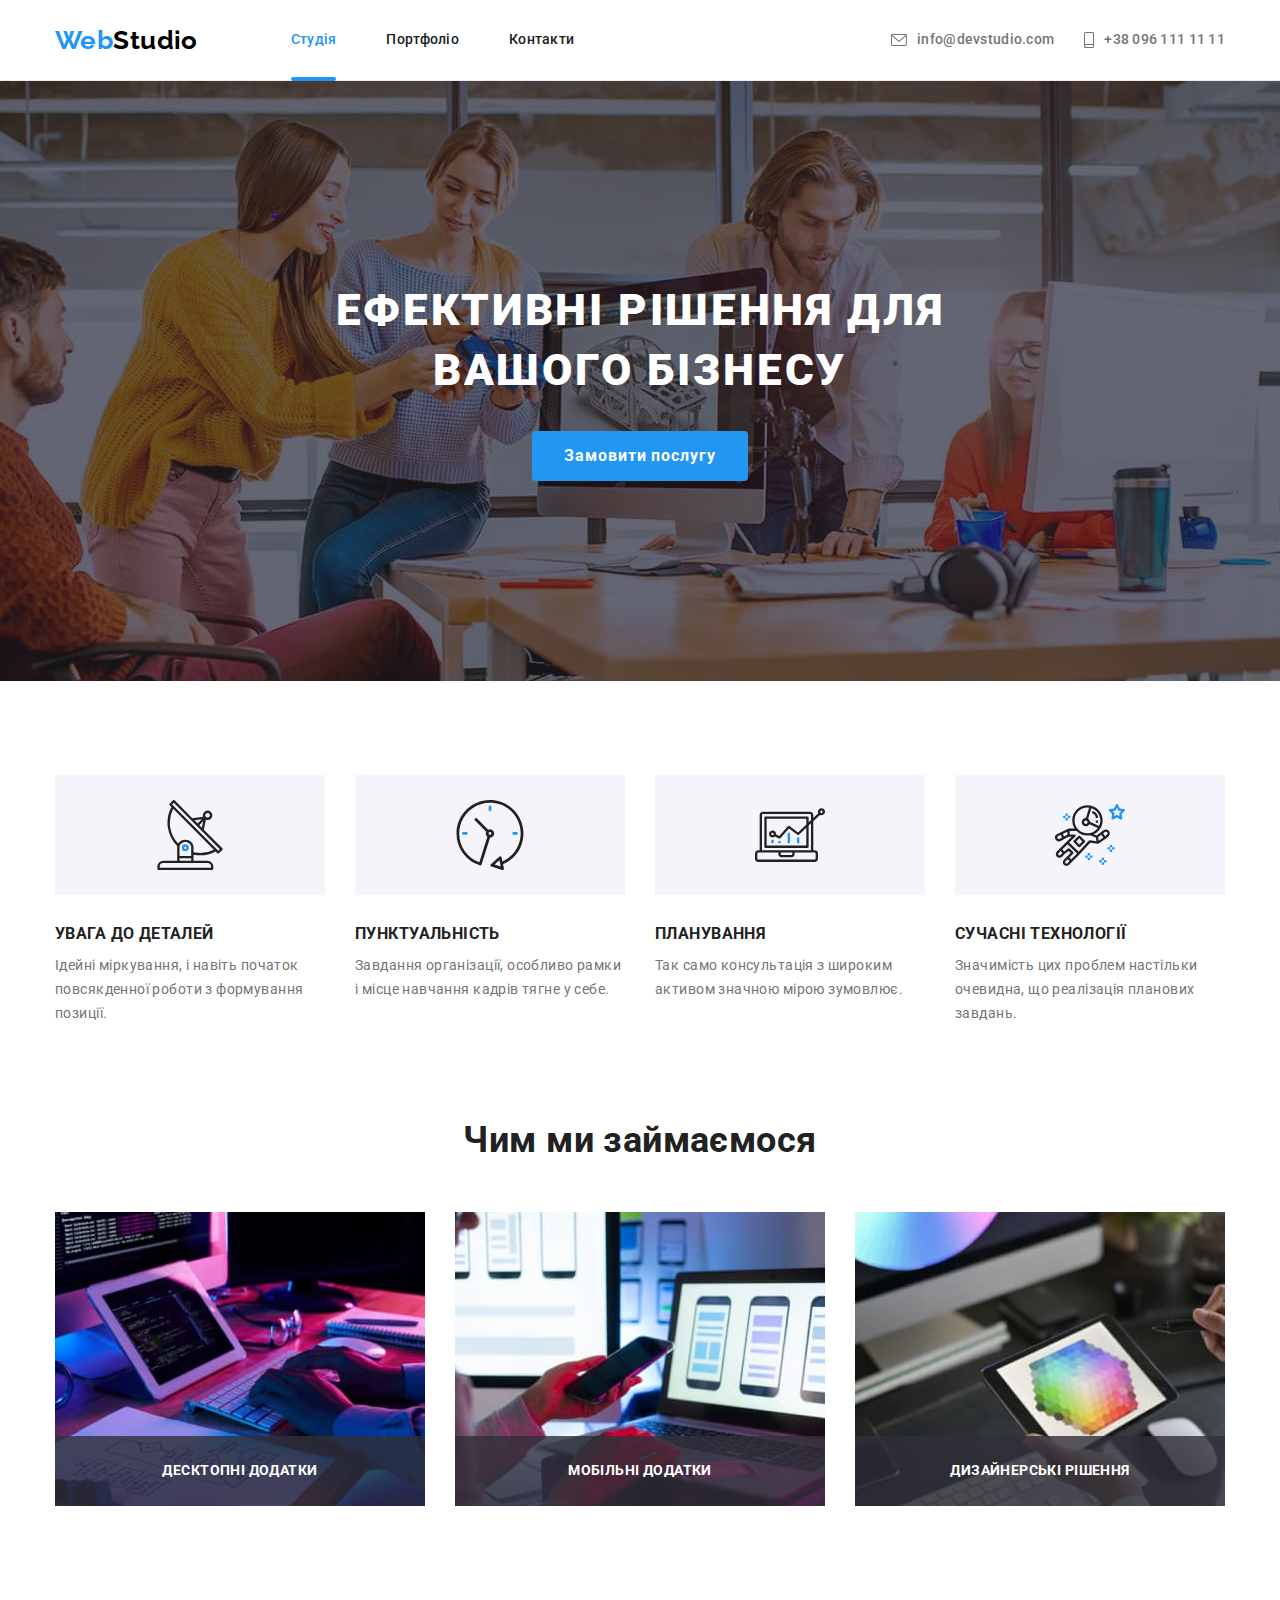
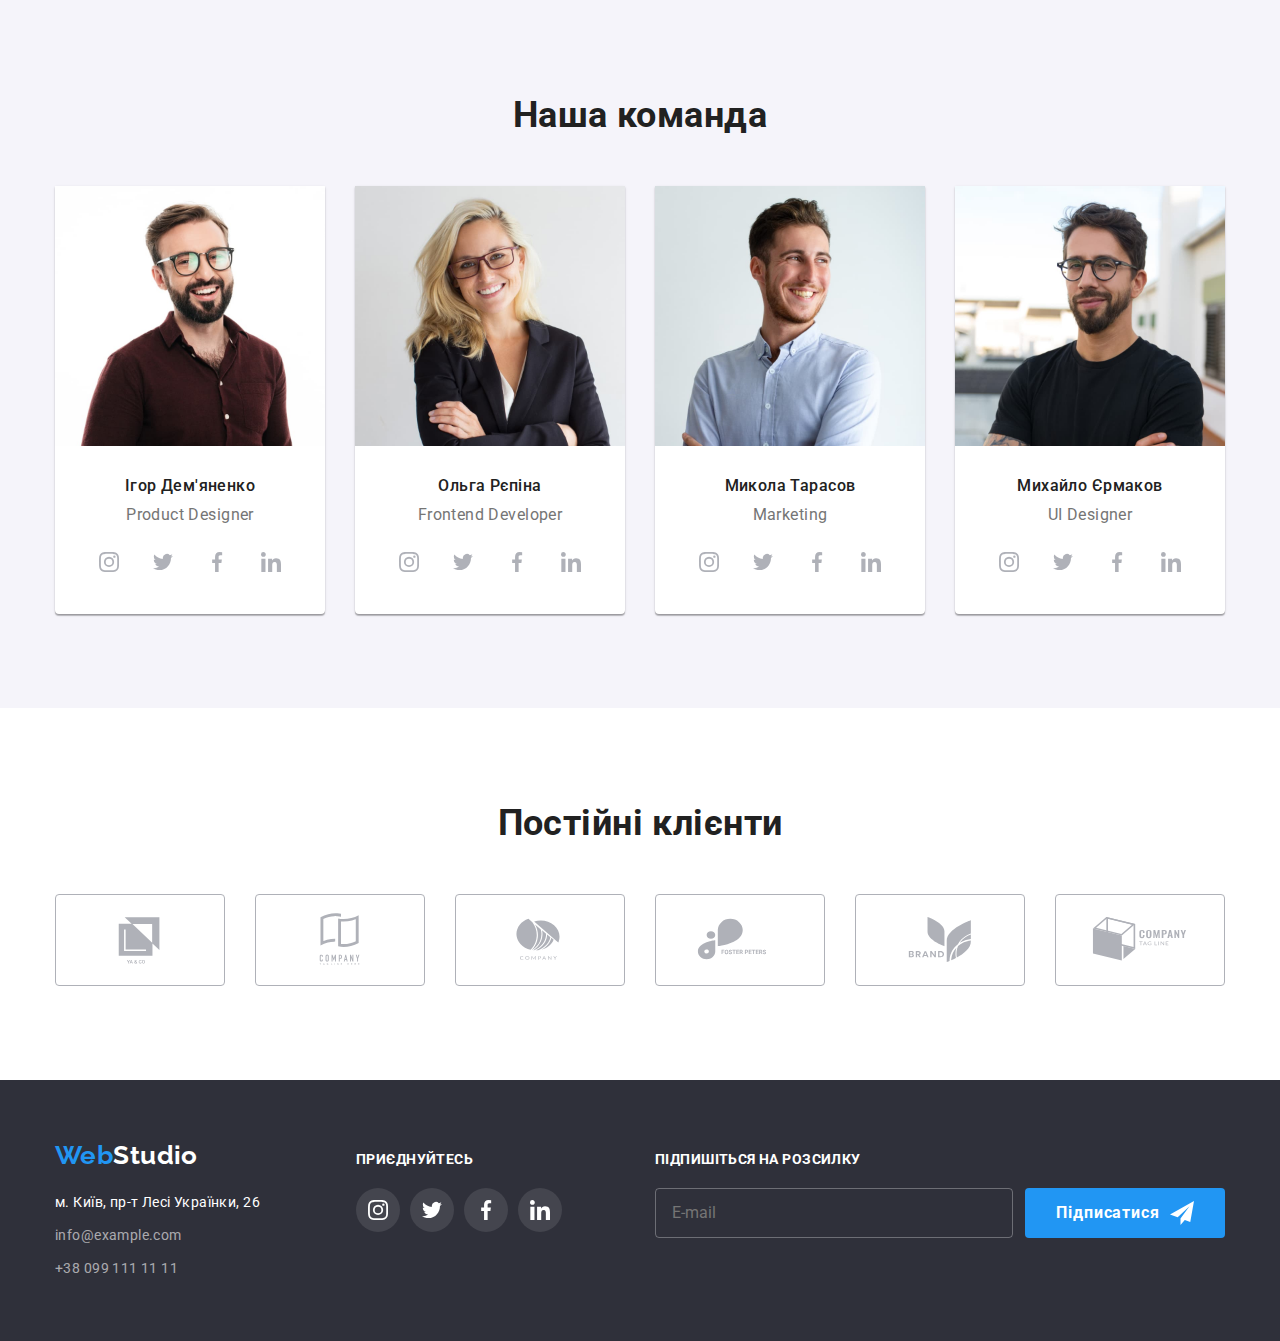
<file: index.html>
<!DOCTYPE html>
<html lang="uk">
<head>
    <meta charset="UTF-8">
    <meta http-equiv="X-UA-Compatible" content="IE=edge">
    <meta name="viewport" content="width=device-width, initial-scale=1.0">
   
    <link rel="preconnect" href="https://fonts.googleapis.com">
    <link rel="preconnect" href="https://fonts.gstatic.com" crossorigin>
    <link href="https://fonts.googleapis.com/css2?family=Raleway:wght@700&family=Roboto:wght@400;500;700;900&display=swap" rel="stylesheet">

    <link rel="stylesheet" href="https://cdnjs.cloudflare.com/ajax/libs/modern-normalize/1.1.0/modern-normalize.min.css">

    <link rel="stylesheet" href="./css/styles.css">
    <title>Головна</title>
</head>
<body>
    <header class="head">
    <div class="container all-nav">
        <nav class="main-nav">
            <a href="./index.html" class="logo-header">Web<span class="studio-black">Studio</span></a>
            <ul class="site-nav">
                <li class="item"><a class="link current" href="./index.html">Студія</a></li>
                <li class="item"><a class="link" href="./portfolio.html">Портфоліо</a></li>
                <li class="item"><a class="link" href="">Контакти</a></li>
            </ul>
        </nav>
            <ul class="contact">
                <li class="item"><a class="link" href="mailto:info@devstudio.com">
                    <svg class="icon-envelope" width="16px" height="12px">
                        <use href="./images/icons.svg#icon-envelope"></use>
                    </svg>info@devstudio.com</a></li>
                <li class="item"><a class="link" href="tel:380961111111">
                    <svg class="icon-smartphone" width="10px" height="16px">
                        <use href="./images/icons.svg#icon-smartphone"></use>
                    </svg>+38 096 111 11 11</a></li>
            </ul>
    </div>
    </header>
    <main>
        <section class="hero">
            <div class="container">
                <h1 class="hero-title">Ефективні рішення для вашого бізнесу</h1>
                <button type="button" class="hero-button button" data-modal-open>Замовити послугу</button>
            </div>
        </section>
        <section class="section">
            <div class="container">
                <h2 class="visually-hidden">Наші переваги</h2>
                <ul class="feature-list list">
                    <li class="item">
                        <div class="icon">
                            <svg width="70px" height="70px">
                                <use href="./images/icons.svg#icon-antenna"></use>
                            </svg>
                        </div>
                        <h3 class="feature-title">Увага до деталей</h3>
                        <p class="feature-text">Ідейні міркування, і навіть початок повсякденної роботи з формування позиції.</p>
                    </li>
                    <li class="item">
                        <div class="icon">
                            <svg width="70px" height="70px">
                                <use href="./images/icons.svg#icon-clock"></use>
                            </svg>
                        </div>
                        <h3 class="feature-title">Пунктуальність</h3>
                        <p class="feature-text">Завдання організації, особливо рамки і місце навчання кадрів тягне у себе.</p>
                    </li>
                    <li class="item">
                        <div class="icon">
                            <svg width="70px" height="70px">
                                <use href="./images/icons.svg#icon-diagram"></use>
                            </svg>
                        </div>
                        <h3 class="feature-title">Планування</h3>
                        <p class="feature-text">Так само консультація з широким активом значною мірою зумовлює.</p>
                    </li>
                    <li class="item">
                        <div class="icon">
                            <svg width="70px" height="70px">
                                <use href="./images/icons.svg#icon-astronaut"></use>
                            </svg>
                        </div>
                        <h3 class="feature-title">Сучасні технології</h3>
                        <p class="feature-text">Значимість цих проблем настільки очевидна, що реалізація планових завдань.</p>
                    </li>
                </ul>
            </div>
        </section>
        <section class="section-work">
            <div class="container">
                <h2 class="section-title">Чим ми займаємося</h2>
                <ul class="work-list list">
                    <li class="picture"><img src="./images/box1.jpg" alt="Друк на клавіатурі на столі з планшетом, монітором та блоксхемою" width="370" height="294"><p class="work-text">Десктопні додатки</p></li>
                    <li class="picture"><img src="./images/box2.jpg" alt="Розробка інтерфейсу для мобільних додатків" width="370" height="294"><p class="work-text">Мобільні додатки</p></li>
                    <li class="picture"><img src="./images/box3.jpg" alt="Кольорова мозаїка на планшеті" width="370" height="294"><p class="work-text">Дизайнерські рішення</p></li>
                </ul>
            </div>
        </section>
        <section class="section team">
            <div class="container">
                <h2 class="section-title">Наша команда</h2>
            <ul class="team-list list">
                <li class="cards">
                    <img src="./images/face1.jpg" alt="Ігор Дем'яненко" width="270">
                    <div class="team-content">
                        <h3 class="name">Ігор Дем'яненко</h3>
                        <p class="position">Product Designer</p>
                        <ul class="social-list list">
                            <li class="social-item">
                                <a class="icon-networks" href="#">
                                    <svg class="icon-social" width="20px" height="20px">
                                        <use href="./images/icons.svg#icon-instagram"></use>
                                    </svg>
                                </a>
                            </li>
                            <li class="social-item">
                                <a class="icon-networks" href="#" >
                                    <svg class="icon-social" width="20px" height="20px">
                                        <use href="./images/icons.svg#icon-twitter"></use>
                                    </svg>
                                </a>
                            </li>
                            <li class="social-item">
                                <a class="icon-networks" href="#" >
                                    <svg class="icon-social" width="20px" height="20px">
                                        <use href="./images/icons.svg#icon-facebook"></use>
                                    </svg>
                                </a>
                            </li>
                            <li class="social-item">
                                <a class="icon-networks" href="#" >
                                    <svg class="icon-social" width="20px" height="20px">
                                        <use href="./images/icons.svg#icon-linkedin"></use>
                                    </svg>
                                </a>
                            </li>
                        </ul>
                    </div>
                </li>
                <li class="cards">
                    <img src="./images/face2.jpg" alt="Ольга Рєпіна" width="270">
                    <div class="team-content">
                        <h3 class="name">Ольга Рєпіна</h3>
                        <p class="position">Frontend Developer</p>
                        <ul class="social-list list">
                            <li class="social-item">
                                <a class="icon-networks" href="#" >
                                    <svg class="icon-social" width="20px" height="20px">
                                        <use href="./images/icons.svg#icon-instagram"></use>
                                    </svg>
                                </a>
                            </li>
                            <li class="social-item">
                                <a class="icon-networks" href="#" >
                                    <svg class="icon-social" width="20px" height="20px">
                                        <use href="./images/icons.svg#icon-twitter"></use>
                                    </svg>
                                </a>
                            </li>
                            <li class="social-item">
                                <a class="icon-networks" href="#" >
                                    <svg class="icon-social" width="20px" height="20px">
                                        <use href="./images/icons.svg#icon-facebook"></use>
                                    </svg>
                                </a>
                            </li>
                            <li class="social-item">
                                <a class="icon-networks" href="#" >
                                    <svg class="icon-social" width="20px" height="20px">
                                        <use href="./images/icons.svg#icon-linkedin"></use>
                                    </svg>
                                </a>
                            </li>
                        </ul>
                    </div>
                </li>
                <li class="cards">
                    <img src="./images/face3.jpg" alt="Микола Тарасов" width="270">
                    <div class="team-content">
                        <h3 class="name">Микола Тарасов</h3>
                        <p class="position">Marketing</p>
                        <ul class="social-list list">
                            <li class="social-item">
                                <a class="icon-networks" href="#" >
                                    <svg class="icon-social" width="20px" height="20px">
                                        <use href="./images/icons.svg#icon-instagram"></use>
                                    </svg>
                                </a>
                            </li>
                            <li class="social-item">
                                <a class="icon-networks" href="#" >
                                    <svg class="icon-social" width="20px" height="20px">
                                        <use href="./images/icons.svg#icon-twitter"></use>
                                    </svg>
                                </a>
                            </li>
                            <li class="social-item">
                                <a class="icon-networks" href="#" >
                                    <svg class="icon-social" width="20px" height="20px">
                                        <use href="./images/icons.svg#icon-facebook"></use>
                                    </svg>
                                </a>
                            </li>
                            <li class="social-item">
                                <a class="icon-networks" href="#" >
                                    <svg class="icon-social" width="20px" height="20px">
                                        <use href="./images/icons.svg#icon-linkedin"></use>
                                    </svg>
                                </a>
                            </li>
                        </ul>
                    </div>
                </li>
                <li class="cards">
                    <img src="./images/face4.jpg" alt="Михайло Єрмаков" width="270">
                    <div class="team-content">
                        <h3 class="name">Михайло Єрмаков</h3>
                        <p class="position">UI Designer</p>
                        <ul class="social-list list">
                            <li class="social-item">
                                <a class="icon-networks" href="#" >
                                    <svg class="icon-social" width="20px" height="20px">
                                        <use href="./images/icons.svg#icon-instagram"></use>
                                    </svg>
                                </a>
                            </li>
                            <li class="social-item">
                                <a class="icon-networks" href="#" >
                                    <svg class="icon-social" width="20px" height="20px">
                                        <use href="./images/icons.svg#icon-twitter"></use>
                                    </svg>
                                </a>
                            </li>
                            <li class="social-item">
                                <a class="icon-networks" href="#" >
                                    <svg class="icon-social" width="20px" height="20px">
                                        <use href="./images/icons.svg#icon-facebook"></use>
                                    </svg>
                                </a>
                            </li>
                            <li class="social-item">
                                <a class="icon-networks" href="#" >
                                    <svg class="icon-social" width="20px" height="20px">
                                        <use href="./images/icons.svg#icon-linkedin"></use>
                                    </svg>
                                </a>
                            </li>
                        </ul>
                    </div>
                </li>
            </ul>
            </div>
        </section>
        <section class="section">
            <div class="container">
                <h2 class="section-title">Постійні клієнти</h2>
                <ul class="company-list list">
                    <li class="company-item">
                        <a class="company-link" href="#">
                            <svg class="icon-company" width="106px" height="60px">
                                <use href="./images/icons.svg#icon-logo1"></use>
                            </svg>
                        </a>
                    </li>
                    <li class="company-item">
                        <a class="company-link" href="#">
                            <svg class="icon-company" width="106px" height="60px">
                                <use href="./images/icons.svg#icon-logo2"></use>
                            </svg>
                        </a>
                    </li>
                    <li class="company-item">
                        <a class="company-link" href="#">
                            <svg class="icon-company" width="106px" height="60px">
                                <use href="./images/icons.svg#icon-logo3"></use>
                            </svg>
                        </a>
                    </li>
                    <li class="company-item">
                        <a class="company-link" href="#">
                            <svg class="icon-company" width="106px" height="60px">
                                <use href="./images/icons.svg#icon-logo4"></use>
                            </svg>
                        </a>
                    </li>
                    <li class="company-item">
                        <a class="company-link" href="#">
                            <svg class="icon-company" width="106px" height="60px">
                                <use href="./images/icons.svg#icon-logo5"></use>
                            </svg>
                        </a>
                    </li>
                    <li class="company-item">
                        <a class="company-link" href="#">
                            <svg class="icon-company" width="106px" height="60px">
                                <use href="./images/icons.svg#icon-logo6"></use>
                            </svg>
                        </a>
                    </li>
                </ul>
            </div>
        </section>
    </main>
    <footer class="footer">
        <div class="container footer-container">
            <div class="address">
                <a href="./index.html" class="logo-footer link">Web<span class="studio-white">Studio</span></a>
                <address>
                    <ul class="footer-list list">
                        <li class="contacts"><a class="map" href="https://goo.gl/maps/64zph6e3UAVCeF5o7" target="_blank" rel="noopener noreferrer nofollow">м. Київ, пр-т Лесі Українки, 26</a></li>
                        <li class="contacts"><a class="link" href="mailto:info@example.com">info@example.com</a></li>
                        <li class="contacts"><a class="link" href="tel:380991111111">+38 099 111 11 11</a></li>
                    </ul>
                </address>
            </div>
            <div class="social">
                <p class="feature-title footer-title">Приєднуйтесь</p>
                <ul class="social-list list">
                    <li class="social-item">
                        <a class="icon-networks icon-footer-link" href="#" >
                            <svg class="icon-footer" width="20px" height="20px">
                                <use href="./images/icons.svg#icon-instagram"></use>
                            </svg>
                        </a>
                    </li>
                    <li class="social-item">
                        <a class="icon-networks icon-footer-link" href="#" >
                            <svg class="icon-footer" width="20px" height="20px">
                                <use href="./images/icons.svg#icon-twitter"></use>
                            </svg>
                        </a>
                    </li>
                    <li class="social-item">
                        <a class="icon-networks icon-footer-link" href="#" >
                            <svg class="icon-footer" width="20px" height="20px">
                                <use href="./images/icons.svg#icon-facebook"></use>
                            </svg>
                        </a>
                    </li>
                    <li class="social-item">
                        <a class="icon-networks icon-footer-link" href="#" >
                            <svg class="icon-footer" width="20px" height="20px">
                                <use href="./images/icons.svg#icon-linkedin"></use>
                            </svg>
                        </a>
                    </li>
                </ul>
            </div>
            <div class="footer-form">
                <p class="feature-title footer-title">Підпишіться на розсилку</p>
                <form class="form-sign">
                    <label><input class="form-mail" type="email" name="email" placeholder="E-mail"></label>
                    <button class="form-button button" type="submit">Підписатися
                        <svg class="icon-footer telegram" width="24px" height="24px">
                        <use href="./images/icons.svg#icon-telegram"></use>
                        </svg>
                    </button>
                </form>
            </div>
        </div>
    </footer>
    <div class="backdrop is-hidden" data-modal>
        <div class="modal">
            <button type="button" class="button-close" data-modal-close>
                <svg class="icon-close" width="18px" height="18px">
                    <use href="./images/icons.svg#icon-close-black"></use>
                </svg>
            </button>
            <p class="form-title">Залиште свої дані, ми вам передзвонимо</p>
            <form class="form">
                <div class="form-field">
                    <label for="name">Ім'я</label>
                    <div class="field-input">
                        <input class="form-input" type="text" name="name" id="name">
                        <svg class="form-icon" width="18px" height="18px">
                            <use href="./images/icons.svg#icon-person"></use>
                        </svg>
                    </div>
                </div>
                <div class="form-field">
                    <label for="tel">Телефон</label>
                    <div class="field-input">
                        <input class="form-input" type="tel" name="tel" id="tel">
                        <svg class="form-icon" width="18px" height="18px">
                            <use href="./images/icons.svg#icon-phone"></use>
                        </svg>
                    </div>
                </div>
                <div class="form-field">
                    <label for="mail">Пошта</label>
                    <div class="field-input">
                        <input class="form-input" type="email" name="mail" id="mail">
                        <svg class="form-icon" width="18px" height="18px">
                            <use href="./images/icons.svg#icon-email"></use>
                        </svg>
                    </div>
                </div>
                <div class="field-comment">
                    <label for="comment">Коментар</label>
                    <textarea class="textarea-comment" name="comment" id="comment" placeholder="Введіть текст"></textarea>
                </div>
                    
                    <label class="form-policy">
                        <input class="checkbox" type="checkbox" name="policy">
                        <svg class="policy-checkbox">
                            <use class="policy-checkbox-icon" href="./images/icons.svg#icon-check"></use>
                        </svg>
                        Погоджуюся з розсилкою та приймаю&nbsp;<a href="#" class="policy-link">Умови договору</a>
                    </label>

                <button type="button" class="button button-send">Відправити</button>

            </form>
        </div>
    </div>
    <script src="./js/modal.js"></script>
</body>
</html>
</file>
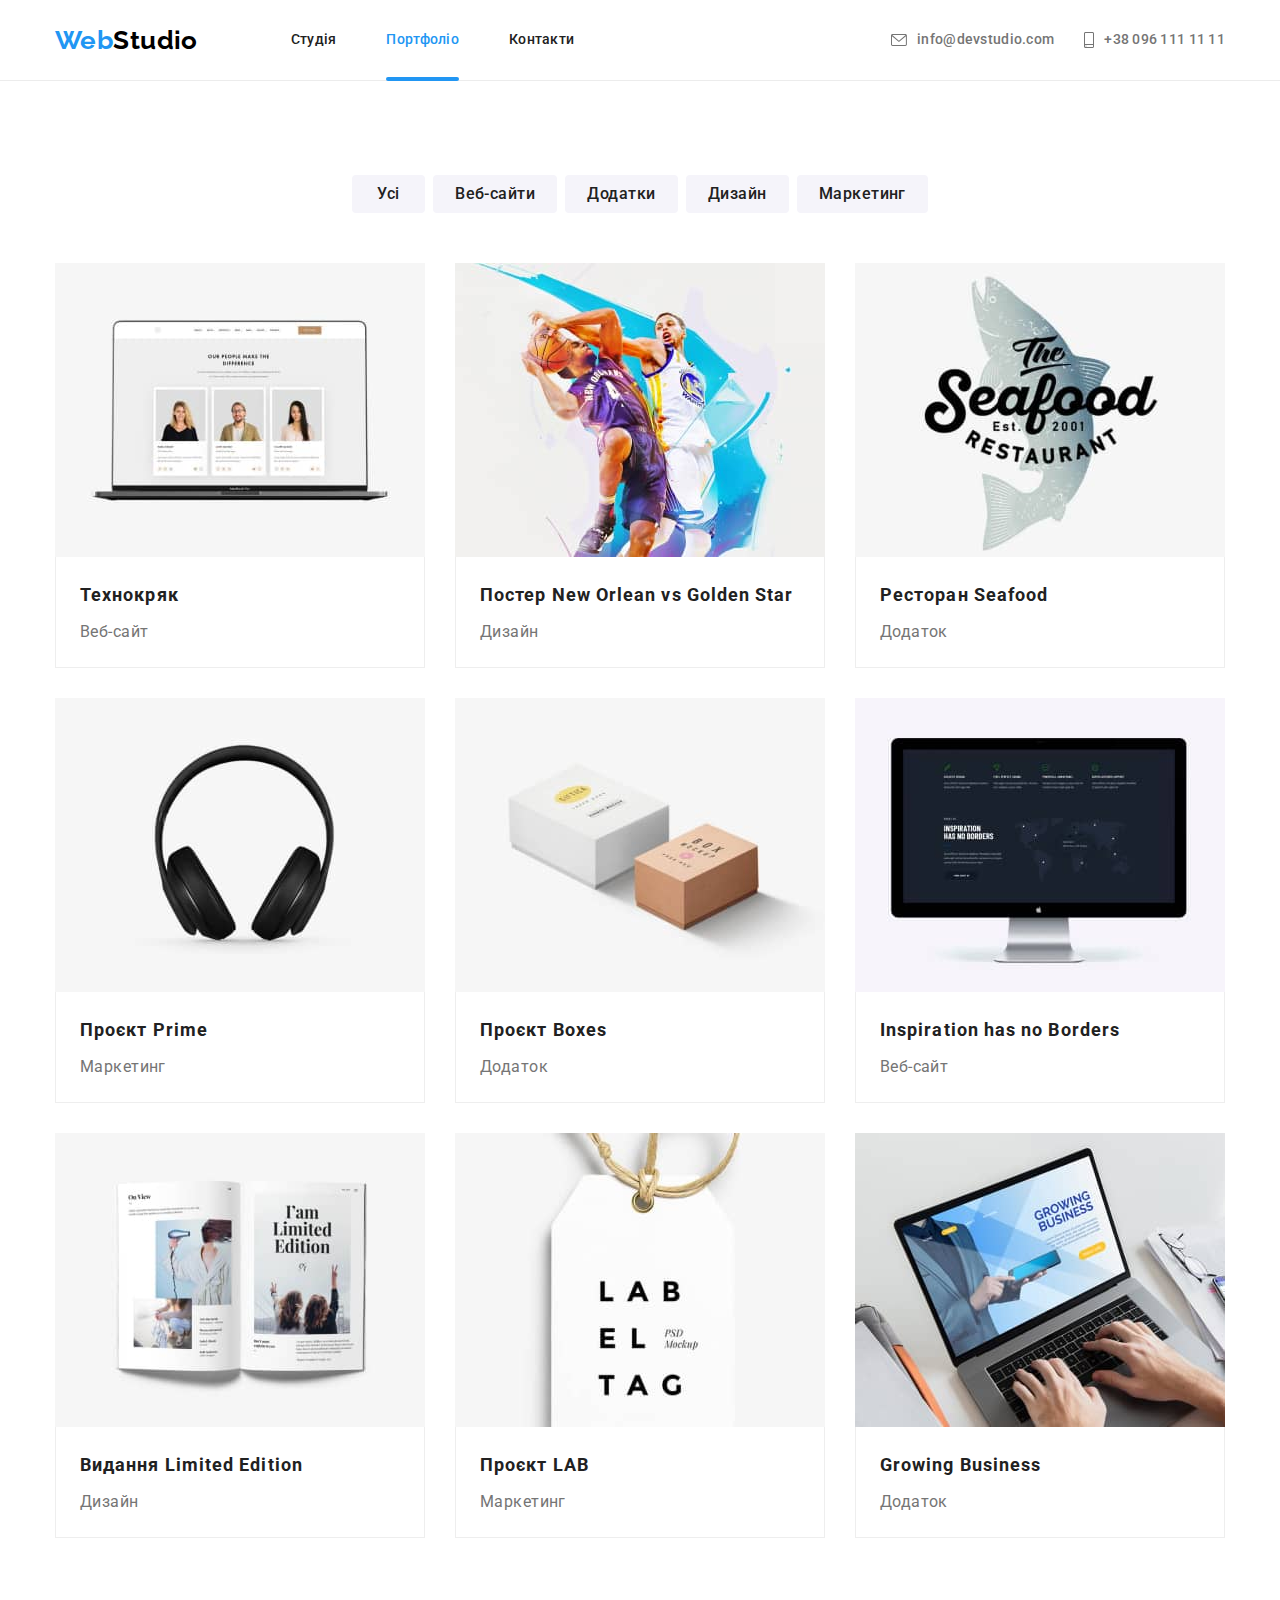
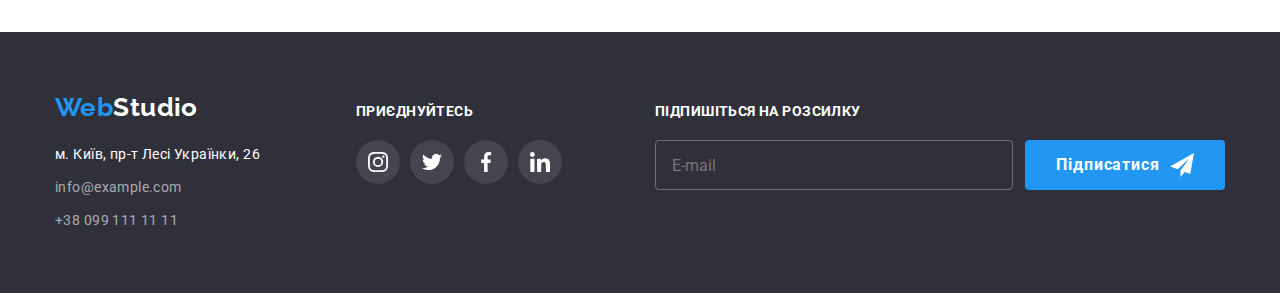
<file: portfolio.html>
<!doctype html>
<html lang="uk">
<head>
    <meta charset="UTF-8">
    <meta http-equiv="X-UA-Compatible" content="IE=edge">
    <meta name="viewport" content="width=device-width, initial-scale=1.0">

    <link rel="preconnect" href="https://fonts.googleapis.com">
    <link rel="preconnect" href="https://fonts.gstatic.com" crossorigin>
    <link href="https://fonts.googleapis.com/css2?family=Raleway:wght@700&family=Roboto:wght@400;500;700;900&display=swap" rel="stylesheet">

    <link rel="stylesheet" href="https://cdnjs.cloudflare.com/ajax/libs/modern-normalize/1.1.0/modern-normalize.min.css">

    <link rel="stylesheet" href="./css/styles.css">
    <title>Портфоліо</title>
</head>
<body>
    <header class="head">
        <div class="container all-nav">
            <nav class="main-nav">
                <a href="./index.html" class="logo-header">Web<span class="studio-black">Studio</span></a>
                <ul class="site-nav">
                    <li class="item"><a class="link" href="./index.html">Студія</a></li>
                    <li class="item"><a class="link current" href="./portfolio.html">Портфоліо</a></li>
                    <li class="item"><a class="link" href="">Контакти</a></li>
                </ul>
            </nav>
            <ul class="contact">
                <li class="item"><a class="link" href="mailto:info@devstudio.com">
                    <svg class="icon-envelope" width="16px" height="12px">
                        <use href="./images/icons.svg#icon-envelope"></use>
                    </svg>info@devstudio.com</a></li>
                <li class="item"><a class="link" href="tel:380961111111">
                    <svg class="icon-smartphone" width="10px" height="16px">
                        <use href="./images/icons.svg#icon-smartphone"></use>
                    </svg>+38 096 111 11 11</a></li>
            </ul>
        </div>
        </header>
    <main>                                                                              
        <section class="section">
            <div class="container">
                <h1 class="visually-hidden">Наші проекти</h1>
                <ul class="button-list list">
                    <li><button class="portfolio-button" type="button">Усі</button></li>
                    <li><button class="portfolio-button" type="button">Веб-сайти</button></li>
                    <li><button class="portfolio-button" type="button">Додатки</button></li>
                    <li><button class="portfolio-button" type="button">Дизайн</button></li>
                    <li><button class="portfolio-button" type="button">Маркетинг</button></li>
                </ul>
                <ul class="portfolio-list">
                    <li class="portfolio-cards">
                        <a href="#" target="_blank" class="portfolio-link link">
                            <div class="portfolio-thumb"><img src="./images/portfolio/portfolio1.jpg" alt="Технокряк" width="370"><div class="portfolio-overlay"><p class="portfolio-thumb-text">Ресурс пропонує комплексні пропозиції з різним рівнем функціоналу та сервісів. Все це дозволить відвідувачу отримати вичерпні відомості про компанію чи приватну особу.</p></div></div>
                            <div class="portfolio-content">
                                <h2 class="title">Технокряк</h2>
                                <p class="portfolio-type">Веб-сайт</p>
                            </div>
                        </a>
                    </li>
                    <li class="portfolio-cards">
                        <a href="#" target="_blank" class="portfolio-link link">
                            <div class="portfolio-thumb"><img src="./images/portfolio/portfolio2.jpg" alt="Постер New Orlean vs Golden Star" width="370"><div class="portfolio-overlay"><p class="portfolio-thumb-text">Ресурс пропонує комплексні пропозиції з різним рівнем функціоналу та сервісів. Все це дозволить відвідувачу отримати вичерпні відомості про компанію чи приватну особу.</p></div></div>
                            <div class="portfolio-content">
                                <h2 class="title">Постер New Orlean vs Golden Star</h2>
                                <p class="portfolio-type">Дизайн</p>
                            </div>                                                                                          
                        </a>
                    </li>
                    <li class="portfolio-cards">
                        <a href="#" target="_blank" class="portfolio-link link">
                            <div class="portfolio-thumb"><img src="./images/portfolio/portfolio3.jpg" alt="Ресторан Seafood" width="370"><div class="portfolio-overlay"><p class="portfolio-thumb-text">Ресурс пропонує комплексні пропозиції з різним рівнем функціоналу та сервісів. Все це дозволить відвідувачу отримати вичерпні відомості про компанію чи приватну особу.</p></div></div>
                            <div class="portfolio-content">
                                <h2 class="title">Ресторан Seafood</h2>
                                <p class="portfolio-type">Додаток</p>
                            </div>
                        </a>
                    </li>
                    <li class="portfolio-cards">
                        <a href="#" target="_blank" class="portfolio-link link">
                            <div class="portfolio-thumb"><img src="./images/portfolio/portfolio4.jpg" alt="Проєкт Prime" width="370"><div class="portfolio-overlay"><p class="portfolio-thumb-text">Ресурс пропонує комплексні пропозиції з різним рівнем функціоналу та сервісів. Все це дозволить відвідувачу отримати вичерпні відомості про компанію чи приватну особу.</p></div></div>
                            <div class="portfolio-content">
                                <h2 class="title">Проєкт Prime</h2>
                                <p class="portfolio-type">Маркетинг</p>
                            </div>
                        </a>
                    </li>
                    <li class="portfolio-cards">
                        <a href="#" target="_blank" class="portfolio-link link">
                            <div class="portfolio-thumb"><img src="./images/portfolio/portfolio5.jpg" alt="Проєкт Boxes" width="370"><div class="portfolio-overlay"><p class="portfolio-thumb-text">Ресурс пропонує комплексні пропозиції з різним рівнем функціоналу та сервісів. Все це дозволить відвідувачу отримати вичерпні відомості про компанію чи приватну особу.</p></div></div>
                            <div class="portfolio-content">
                                <h2 class="title">Проєкт Boxes</h2>
                                <p class="portfolio-type">Додаток</p>
                            </div>
                        </a>
                    </li>
                    <li class="portfolio-cards">
                        <a href="#" target="_blank" class="portfolio-link link">
                            <div class="portfolio-thumb"><img src="./images/portfolio/portfolio6.jpg" alt="Inspiration has no Borders" width="370"><div class="portfolio-overlay"><p class="portfolio-thumb-text">Ресурс пропонує комплексні пропозиції з різним рівнем функціоналу та сервісів. Все це дозволить відвідувачу отримати вичерпні відомості про компанію чи приватну особу.</p></div></div>
                            <div class="portfolio-content">
                                <h2 class="title">Inspiration has no Borders</h2>
                                <p class="portfolio-type">Веб-сайт</p>
                            </div>
                        </a>
                    </li>
                    <li class="portfolio-cards">
                        <a href="#" target="_blank" class="portfolio-link link">
                            <div class="portfolio-thumb"><img src="./images/portfolio/portfolio7.jpg" alt="Видання Limited Edition" width="370"><div class="portfolio-overlay"><p class="portfolio-thumb-text">Ресурс пропонує комплексні пропозиції з різним рівнем функціоналу та сервісів. Все це дозволить відвідувачу отримати вичерпні відомості про компанію чи приватну особу.</p></div></div>
                            <div class="portfolio-content">
                                <h2 class="title">Видання Limited Edition</h2>
                                <p class="portfolio-type">Дизайн</p>
                            </div>
                        </a>
                    </li>
                    <li class="portfolio-cards">
                        <a href="#" target="_blank" class="portfolio-link link">
                            <div class="portfolio-thumb"><img src="./images/portfolio/portfolio8.jpg" alt="Проєкт LAB" width="370"><div class="portfolio-overlay"><p class="portfolio-thumb-text">Ресурс пропонує комплексні пропозиції з різним рівнем функціоналу та сервісів. Все це дозволить відвідувачу отримати вичерпні відомості про компанію чи приватну особу.</p></div></div>
                            <div class="portfolio-content">
                                <h2 class="title">Проєкт LAB</h2>
                                <p class="portfolio-type">Маркетинг</p>
                            </div>
                        </a>    
                    </li>
                    <li class="portfolio-cards">
                        <a href="#" target="_blank" class="portfolio-link link">
                            <div class="portfolio-thumb"><img src="./images/portfolio/portfolio9.jpg" alt="Growing Business" width="370"><div class="portfolio-overlay"><p class="portfolio-thumb-text">Ресурс пропонує комплексні пропозиції з різним рівнем функціоналу та сервісів. Все це дозволить відвідувачу отримати вичерпні відомості про компанію чи приватну особу.</p></div></div>
                             <div class="portfolio-content">
                                <h2 class="title">Growing Business</h2>
                                <p class="portfolio-type">Додаток</p>
                            </div>
                        </a>
                    </li>
                </ul>
            </div>
        </section> 
    </main>
    <footer class="footer">
        <div class="container footer-container">
            <div class="address">
                <a href="./index.html" class="logo-footer link">Web<span class="studio-white">Studio</span></a>
                <address>
                    <ul class="footer-list list">
                        <li class="contacts"><a class="map" href="https://goo.gl/maps/64zph6e3UAVCeF5o7" target="_blank" rel="noopener noreferrer nofollow">м. Київ, пр-т Лесі Українки, 26</a></li>
                        <li class="contacts"><a class="link" href="mailto:info@example.com">info@example.com</a></li>
                        <li class="contacts"><a class="link" href="tel:380991111111">+38 099 111 11 11</a></li>
                    </ul>
                </address>
            </div>
            <div class="social">
                <p class="feature-title footer-title">Приєднуйтесь</p>
                <ul class="social-list list">
                    <li class="social-item">
                        <a class="icon-networks icon-footer-link" href="#" >
                            <svg class="icon-footer" width="20px" height="20px">
                                <use href="./images/icons.svg#icon-instagram"></use>
                            </svg>
                        </a>
                    </li>
                    <li class="social-item">
                        <a class="icon-networks icon-footer-link" href="#" >
                            <svg class="icon-footer" width="20px" height="20px">
                                <use href="./images/icons.svg#icon-twitter"></use>
                            </svg>
                        </a>
                    </li>
                    <li class="social-item">
                        <a class="icon-networks icon-footer-link" href="#" >
                            <svg class="icon-footer" width="20px" height="20px">
                                <use href="./images/icons.svg#icon-facebook"></use>
                            </svg>
                        </a>
                    </li>
                    <li class="social-item">
                        <a class="icon-networks icon-footer-link" href="#" >
                            <svg class="icon-footer" width="20px" height="20px">
                                <use href="./images/icons.svg#icon-linkedin"></use>
                            </svg>
                        </a>
                    </li>
                </ul>
            </div>
            <div class="footer-form">
                <p class="feature-title footer-title">Підпишіться на розсилку</p>
                <form class="form-sign">
                    <label><input class="form-mail" type="email" name="email" placeholder="E-mail"></label>
                    <button class="form-button button" type="submit">Підписатися
                        <svg class="icon-footer telegram" width="24px" height="24px">
                        <use href="./images/icons.svg#icon-telegram"></use>
                        </svg>
                    </button>
                </form>
            </div>
        </div>
    </footer>
</body>
</html>
</file>
<file: css/styles.css>
/*
основний колір тексту #757575
другорядний колір тексту #212121
білий колір #FFFFFF
чорний колір #000000
колір акценту #2196F3
фон героя та футера #2F303A
фон секції Наша команда та фон кнопок #F5F4FA
колір рамки хедера #ECECEC
білий колір #FFFFFF 60%
ховер кнопки #188CE8

*/

:root {
    --primary-text-color--:#757575;
    --secondary-text-color--:#212121;
    --white-color--:#FFFFFF;
    --white-color-footer-link--:rgba(255, 255, 255, 0.6);
    --black-color--:#000000;
    --accent-color--:#2196F3;
    --hero-footer-background-color--:#2F303A;
    --secondary-background-color--:#F5F4FA;
    --border-header-color--:#ECECEC;
    --accent-color-focus--:#188CE8;
    --cards-border-color--:#EEEEEE;
    --hero-gradient--: #C4C4C4;
    --icons-color-main--: #AFB1B8;
}

body {
    font-family: Roboto, sans-serif;
    font-size: 14px;
    letter-spacing: 0.03em;

    color: var(--primary-text-color--);
    background-color: var(--white-color--);
}

h1,
h2,
h3,
h4,
h5,
h6,
p,
ul {
    margin: 0;
    padding: 0;
}

img {
    display: block;
    max-width: 100%;
    height: auto;
}

address {
    font-style: normal;
}

button {
    display: block;
    margin: 0 auto;
    cursor: pointer;
    border: none;
    border-radius: 4px;
}

.section {
    padding-top: 94px;
    padding-bottom: 94px;
}

.container {
    margin: 0 auto;
    padding: 0 15px;
    width: 1200px;
}

.list {
    list-style: none;
    padding-left: 0;
    margin: 0;
}

.link {
    text-decoration: none;
}

/*Хедер*/

.head {
    border-bottom: 1px solid var(--border-header-color--);   
}

.all-nav { 
    display: flex;
    align-items: center;
}

.main-nav {
    display: flex;
    align-items: center;
}

.logo-header {
    padding-top: 24px;
    padding-bottom: 24px;

    font-weight: 700;
    font-size: 26px;
    line-height: 1.19;
    text-decoration: none;

    color: var(--accent-color--);
    font-family: Raleway, sans-serif;
}

.studio-black {
    color: var(--black-color--);
}

.site-nav {
    display: flex;
    margin-left: 93px;

    list-style: none;

    color: var(--secondary-text-color--);
}

.site-nav .item:not(:last-child) {
    margin-right: 50px;
}

.site-nav .link {
    display: block;
    padding-top: 32px;
    padding-bottom: 32px;  

    font-weight: 500;
    line-height: 1.14;
    letter-spacing: 0.02em;

    color: var(--secondary-text-color--);

    transition: color 250ms cubic-bezier(0.4, 0, 0.2, 1);

}

.site-nav .current {
    color: var(--accent-color--);
}

.site-nav .item {
    position: relative;
}

.current::after {
    position: absolute;
    bottom: -1px;
    left: 0;

    content: "";
    display: block;
    width: 100%;
    height: 4px;

    background-color: var(--accent-color--);

    border-radius: 2px;
}

.site-nav .link:hover,
.site-nav .link:focus {
    color: var(--accent-color--);
}

.contact {
    display: flex;
    margin-left: auto;

    list-style: none;
}

.contact .item + .item {
    margin-left: 30px;
}

.contact .link {
    display: block;
    padding-top: 32px;
    padding-bottom: 32px;

    font-weight: 500;
    line-height: 1.14;
    letter-spacing: 0.02em;

    color: var(--primary-text-color--);

    transition: color 250ms cubic-bezier(0.4, 0, 0.2, 1);
}

.contact .link:hover,
.contact .link:focus {
    color: var(--accent-color--);
    fill: var(--accent-color--);
}

.item .link {
    display: flex;
    align-items: center;
}

.icon-envelope {
    margin-right: 10px;

    fill: currentColor;

    transition: fill 250ms cubic-bezier(0.4, 0, 0.2, 1); 
}

.icon-envelope:hover,
.icon-envelope:focus {
    fill: currentColor;
}

.icon-smartphone {
    margin-right: 10px;

    fill: currentColor;

    transition: fill 250ms cubic-bezier(0.4, 0, 0.2, 1);
}

.icon-smartphone:hover,
.icon-smartphone:focus {
    fill: currentColor;
}


/*Герой*/

.hero {
    background-color: var(--hero-gradient--);

    height: 600px;
    max-width: 1600px;
    margin-left: auto;
    margin-right: auto;

    background-image: linear-gradient(
        to right,
        rgba(47, 48, 58, 0.4),
        rgba(47, 48, 58, 0.4)
    ),
    url(../images/hero.jpg);
    background-repeat: no-repeat;
    background-size: cover;
    background-position: center; 

    padding: 200px 0;
}

.hero-title {
    width: 696px;
    margin: 0 auto 30px;

    font-weight: 900;
    font-size: 44px;
    line-height: 1.36;
    text-align: center;
    letter-spacing: 0.06em;
    text-transform: uppercase;

    color: var(--white-color--);
}

.container .hero-button {   
    padding: 10px 32px;
    min-width: 216px;

    font-weight: 700;
    font-size: 16px;
    line-height: 1.88;
    text-align: center;
    letter-spacing: 0.06em;

    background-color: var(--accent-color--);
    color: var(--white-color--);
    border-color: transparent;

    transition: background-color 250ms cubic-bezier(0.4, 0, 0.2, 1), box-shadow 250ms cubic-bezier(0.4, 0, 0.2, 1);
}
.hero-button:hover,
.hero-button:focus {
    background-color: var(--accent-color-focus--);

    box-shadow: 0px 4px 4px rgba(0, 0, 0, 0.25);
}


/*Наші переваги*/


.visually-hidden {
    position: absolute;
    white-space: nowrap;
    width: 1px;
    height: 1px;
    overflow: hidden;
    border: 0;
    padding: 0;
    clip: rect(0 0 0 0);
    clip-path: inset(50%);
    margin: -1px;
}

.feature-list {
    display: flex;
    padding: 0;
    margin: 0;
}

.feature-list .item {
    max-width: 270px;
}

.icon {
    display: flex;
    justify-content: center;
    align-items: center;
    margin-bottom: 30px;
    height: 120px;
    background-color: var(--secondary-background-color--)
}


.feature-list .item:not(:last-child) {
   margin-right: 30px;
}

.feature-title {
    margin-bottom: 10px;

    font-weight: 700;
    line-height: 1.14;
    text-transform: uppercase;

    color: var(--secondary-text-color--);
}

.feature-text {
    line-height: 1.71;
}


/*Чим ми займаємося*/

.section-work {
    padding-top: 0px;
    padding-bottom: 94px;
}

.section-title {
    margin-bottom: 50px;

    font-weight: 700;
    font-size: 36px;
    line-height: 1.17;
    text-align: center;

    color: var(--secondary-text-color--);
}

.work-list {
    display: flex;
    padding: 0;
    margin: 0;
}

.picture {
    position: relative;
}

.work-text {
    position: absolute;
    bottom: 0;

    width: 100%;
    height: 70px;

    margin: 0;

    display: flex;
    justify-content: center;
    align-items: center;

    font-weight: 700;
    line-height: 1.14;
    text-transform: uppercase;

    color: var(--white-color--);
    background-color: rgba(47, 48, 58, 0.8);
}

.picture:not(:last-child) {
    margin-right: 30px;
}

/*Наша команда*/

.team {
    background-color: var(--secondary-background-color--);
}

.team-list {
    display: flex;
    padding: 0;
    margin: 0;
}

.cards {
    width: 270px;

    background-color: var(--white-color--);

    box-shadow: 0px 1px 3px rgba(0, 0, 0, 0.12), 0px 1px 1px rgba(0, 0, 0, 0.14), 0px 2px 1px rgba(0, 0, 0, 0.2);
    border-radius: 0px 0px 4px 4px;
}

.cards:not(:last-child) {
    margin-right: 30px;
}

.team-content {
    padding: 30px 0;

    text-align: center;
}

.team-list .name {
    margin-bottom: 10px;

    font-weight: 500;
    font-size: 16px;
    line-height: 1.19; 

    color: var(--secondary-text-color--);
}

.team-list .position { 
    margin-bottom: 16px;

    font-size: 16px;
    line-height: 1.19; 
}

.social-list {
    display: flex;
    justify-content: center;
    align-items: center;
}

.social-item {
    width: 44px;
    height: 44px;
}

.social-list .social-item:not(:last-child) {
    margin-right: 10px;
}

.icon-networks {
    display: flex;
    justify-content: center;
    align-items: center;
    width: 100%;
    height: 100%;
    border-radius: 50%;

    color: var(--icons-color-main--);
    background-color: var(--white-color--);

    transition: color 250ms cubic-bezier(0.4, 0, 0.2, 1), background-color 250ms cubic-bezier(0.4, 0, 0.2, 1);
}

.icon-social {
    fill: currentColor;
}

.icon-networks:hover,
.icon-networks:focus {
    background-color: var(--accent-color--);
    color: var(--white-color--);
}


/* Постійні клієнти */

.company-list {
    display: flex;
    justify-content: center;
    align-items: center;

    margin: 0;
    padding: 0;
}

.company-item {
    width: 170px;
    height: 92px;
}

.company-item:not(:last-child) {
    margin-right: 30px;
} 

.company-link {
    display: flex;
    justify-content: center;
    align-items: center;
    width: 100%;
    height: 100%;

    color: var(--icons-color-main--);
    border: 1px solid var(--icons-color-main--);
    border-radius: 4px;

    transition: color 250ms cubic-bezier(0.4, 0, 0.2, 1), border-color 250ms cubic-bezier(0.4, 0, 0.2, 1);
}

.icon-company {
    fill: currentColor;
}

.company-link:hover,
.company-link:focus {
    color: var(--accent-color--);
    border-color: var(--accent-color--);
}


/*Футер*/

.footer {
    padding-top: 60px;
    padding-bottom: 60px;

    background-color: var(--hero-footer-background-color--);
}

.logo-footer {
    display: inline-block;
    margin-bottom: 20px;

    font-family: Raleway, sans-serif;
    font-weight: 700;
    font-size: 26px;
    line-height: 1.19;
    
    color: var(--accent-color--);
}

.studio-white {
    color: var(--white-color--);
}

.contacts:not(:last-child) {
  margin-bottom: 9px;  
}

.map {
    line-height: 1.71;
    text-decoration: none;

    color: var(--white-color--);

    transition: color 250ms cubic-bezier(0.4, 0, 0.2, 1);
}


.contacts .link {  
    line-height: 1.71;
    text-decoration: none;

    color: var(--white-color-footer-link--);

    transition: color 250ms cubic-bezier(0.4, 0, 0.2, 1);
}

.map:hover,
.map:focus {
    color: var(--accent-color--);
}

.link:hover,
.link:focus {
    color: var(--accent-color--);
}


/* Футер. Приєднуйтесь */


.address {
    margin-right: 70px;
    width: 231px;
}

.social {
    margin-right: 93px;
}

.footer-container {
    display: flex;
    align-items: baseline;
}

.footer-title {
    margin-bottom: 20px;

    color: var(--white-color--);
}

.icon-footer-link {
    color: var(--white-color--);
    background-color: rgba(255, 255, 255, 0.1);

    transition: fill 250ms cubic-bezier(0.4, 0, 0.2, 1), background-color 250ms cubic-bezier(0.4, 0, 0.2, 1);
}

.icon-footer {
    fill: currentColor;
}

.icon-footer-link:hover,
.icon-footer-link:focus {
    fill: var(--white-color--);
    background-color: var(--accent-color--);
}

/* Футер. Форма */

.form-sign {
    display: flex;
    align-items: center;
    justify-content: center;
}

.form-mail {
    width: 358px;
    height: 50px;

    margin: 0 12px 0 0;
    padding: 15px 16px;

    font-size: 16px;
    line-height: 1.25;
    align-items: center;

    color: rgba(255, 255, 255, 0.6);

    background-color: transparent;
    border: 1px solid rgba(255, 255, 255, 0.3);

    border-radius: 4px;

    transition: filter 250ms cubic-bezier(0.4, 0, 0.2, 1);
}

.form-mail:focus {
    filter: drop-shadow(0px 4px 4px rgba(0, 0, 0, 0.15));
}

.form-button {
    display: flex;
    justify-content: center;
    align-items: center;

    width: 200px;
    height: 50px;

    font-weight: 700;
    font-size: 16px;
    line-height: 1.88;

    text-align: center;
    letter-spacing: 0.06em;
    
    color: var(--white-color--);
    background-color: var(--accent-color--);
    
    transition: background-color 250ms cubic-bezier(0.4, 0, 0.2, 1), box-shadow 250ms cubic-bezier(0.4, 0, 0.2, 1);
}

.form-button:hover,
.form-button:focus {
    background-color: var(--accent-color-focus--);
    box-shadow: 0px 4px 4px rgba(0, 0, 0, 0.15);
}

.telegram {
    margin-left: 10px;
}




/*Портфоліо*/
/*Наші проекти*/

.button-list {
    display: flex;
    justify-content: center;
    padding: 0;
    margin: 0 0 50px 0;
}

.button-list li:not(:last-child) {
    margin-right: 8px;
}

.portfolio-button {
    padding: 6px 22px;
    min-width: 73px;

    font-weight: 500;
    font-size: 16px;
    line-height: 1.62;
    text-align: center;
    letter-spacing: 0.03em;

    color: var(--secondary-text-color--);
    background-color: var(--secondary-background-color--);

    border-color: transparent;

    transition: color 250ms cubic-bezier(0.4, 0, 0.2, 1), background-color 250ms cubic-bezier(0.4, 0, 0.2, 1), box-shadow 250ms cubic-bezier(0.4, 0, 0.2, 1);
}

.portfolio-button:hover,
.portfolio-button:focus {
    color: var(--white-color--);
    background-color: var(--accent-color--);

    box-shadow: 0px 3px 1px rgba(0, 0, 0, 0.1), 0px 1px 2px rgba(0, 0, 0, 0.08), 0px 2px 2px rgba(0, 0, 0, 0.12);
}

.portfolio-list {
    display: flex;
    flex-wrap: wrap;
    gap: 30px; 
    margin: 0;
    padding: 0;
}

.portfolio-cards {
    flex-basis: calc((100% - 60px) / 3);
     
    list-style: none;

    background-color: var(--white-color--);
}
 
.portfolio-content {
    box-sizing: border-box;
    max-width: 100%;
    padding: 20px 24px;

    border: 1px solid var(--cards-border-color--);
    border-top: none;
}

.portfolio-list .title {
    margin-bottom: 4px;

    font-weight: 700;
    font-size: 18px;
    line-height: 2;
    letter-spacing: 0.06em;

    color: var(--secondary-text-color--);
}

.portfolio-type {
    font-size: 16px;
    line-height: 1.88;

    color: var(--primary-text-color--);
}

.portfolio-link {
    display: block;

    transition: box-shadow 250ms cubic-bezier(0.4, 0, 0.2, 1);
}

.portfolio-link:hover,
.portfolio-link:focus {
    box-shadow: 0px 4px 4px rgba(0, 0, 0, 0.25), 0px 4px 4px rgba(0, 0, 0, 0.06), 1px 4px 6px rgba(0, 0, 0, 0.16);
 
}

.portfolio-thumb {
    position: relative;
    overflow: hidden;
}

.portfolio-overlay {
    position: absolute;
    top: 0;
    left: 0;

    display: flex;
    justify-content: center;
    align-items: center;

    width: 370px;
    height: 294px;
    
    background-color: var(--accent-color--);

    opacity: 0;
    transform: translateY(100%);
    transition: transform 250ms cubic-bezier(0.4, 0, 0.2, 1), opacity 250ms cubic-bezier(0.4, 0, 0.2, 1);
}  


.portfolio-link:hover .portfolio-overlay,
.portfolio-link:focus .portfolio-overlay {
    opacity: 0.9;
    transform: translateY(0);
} 

.portfolio-thumb-text {
    position: absolute;
    top: 50%;
    left: 50%;
    transform: translate(-50%, -50%);

    width: 100%;
    height: 100%;

    margin: 0;
    padding: 63px 24px;

    font-size: 18px;
    line-height: 1.56;

    color: var(--white-color--);

    opacity: 0;
    transition: opacity 250ms cubic-bezier(0.4, 0, 0.2, 1) 250ms;
}                       

.portfolio-link:hover .portfolio-thumb-text,
.portfolio-link:focus .portfolio-thumb-text {
    opacity: 1;
} 


/* Модальне вікно */


.backdrop {
    position: fixed;
    top: 0;
    left: 0;
    bottom: 0;
    right: 0;

    background-color: rgba(0, 0, 0, 0.2);

    opacity: 1;
    transition: opacity 250ms cubic-bezier(0.4, 0, 0.2, 1);  
}

.backdrop.is-hidden {
    opacity: 0;
    pointer-events: none;
    visibility: hidden;
}

.backdrop.is-hidden .modal {
    transform: translate(-50%, -50%) scale(1.1); 
    visibility: visible;  
}

.modal {
    position: absolute;
    top: 50%;
    left: 50%;

    padding: 40px;
    
    min-width: 528px;
    min-height: 581px;

    background-color: var(--white-color--);

    box-shadow: 0px 1px 3px rgba(0, 0, 0, 0.12), 0px 1px 1px rgba(0, 0, 0, 0.14), 0px 2px 1px rgba(0, 0, 0, 0.2);
    border-radius: 4px;

    transform: translate(-50%, -50%) scale(1);
    transition: transform 250ms cubic-bezier(0.4, 0, 0.2, 1);
}

.button-close {
    position: absolute;
    top: 8px;
    right: 8px;

    display: flex;
    justify-content: center;
    align-items: center;

    width: 30px;
    height: 30px;

    color: var(--black-color--);
    background-color: transparent;
    
    border-radius: 50%;
    border: 1px solid rgba(0, 0, 0, 0.1);

    transition: color 250ms cubic-bezier(0.4, 0, 0.2, 1);
}

.icon-close {
    fill: currentColor;
}

.button-close:hover,
.button-close:focus {
    color: var(--accent-color--);
}

.form-title {
    width: 448px;
    margin-bottom: 12px;

    font-weight: 700;
    font-size: 20px;
    line-height: 1.15;
    text-align: center;

    color: var(--secondary-text-color--);
}

.form {
    margin-left: auto;
    margin-right: auto;
    width: 448px;

    display: flex;
    justify-content: center;
    flex-direction: column;
    align-items: center;
}

.form-field {
    display: flex;
    flex-direction: column;

    margin-bottom: 10px;
    width: 448px;
}

.field-input {
    position: relative;
}

.field-input .form-icon {
    position: absolute;
    top: 50%;
    left: 12px;

    transform: translateY(-50%);
    fill: var(--secondary-text-color--);

    transition: fill 250ms cubic-bezier(0.4, 0, 0.2, 1);
}

.form-field label,
.field-comment label {
    margin-bottom: 4px;

    font-size: 12px;
    line-height: 1.17;
    letter-spacing: 0.01em;
}

.field-input .form-input {
    width: 448px;
    height: 40px;
    padding: 12px 12px 12px 42px;
    margin: 0;

    border: 1px solid rgba(33, 33, 33, 0.2);
    border-radius: 4px;

    transition: border-color 250ms cubic-bezier(0.4, 0, 0.2, 1);
}

.field-input:focus-within > .form-icon {
    fill: var(--accent-color--);
}

.form-input:focus {
    border-color: var(--accent-color--);
}


.field-comment {
    display: flex;
    flex-direction: column;

    margin-bottom: 20px;
}

.textarea-comment {
    display: block;

    padding: 12px 16px;
    width: 448px;
    height: 120px;

    border: 1px solid rgba(33, 33, 33, 0.2);
    border-radius: 4px;
    resize: none;

    font-size: 12px;
    line-height: 1.17;
    letter-spacing: 0.01em;

    color: rgba(117, 117, 117, 0.5);

    transition: border-color 250ms cubic-bezier(0.4, 0, 0.2, 1);
}

.textarea-comment:focus {
    border-color: var(--accent-color--);
}

.form-policy {
    display: flex;
    align-items: center;

    width: 425px;
    height: 24px;

    line-height: 1.71;

    margin-bottom: 30px;
}

.policy-link {
    color: var(--accent-color--);
}

.checkbox {
    position: absolute;
    white-space: nowrap;
    width: 1px;
    height: 1px;
    overflow: hidden;
    border: 0;
    padding: 0;
    clip: rect(0 0 0 0);
    clip-path: inset(50%);
    margin: -1px;
} 

.policy-checkbox {
    width: 16px;
    height: 15px;

    margin-right: 7px;

    border: 2px solid #000;
    border-radius: 2px;
    cursor: pointer;

    transition: border-color 250ms cubic-bezier(0.4, 0, 0.2, 1);
    transition: background-color 250ms cubic-bezier(0.4, 0, 0.2, 1);
}

.policy-checkbox-icon {
    display: none;
    fill: var(--white-color--);
}

.checkbox:checked +
.policy-checkbox {
    background-color: var(--accent-color--);
    border-color: var(--accent-color--);
}

.checkbox:checked +
.policy-checkbox .policy-checkbox-icon {
    display: block;
}

.checkbox:focus +
.policy-checkbox {
    border-color: var(--accent-color--);
}

.button-send {
    width: 200px;
    height: 50px;

    font-weight: 700;
    font-size: 16px;
    line-height: 1.88;
    letter-spacing: 0.06em;
    
    color: var(--white-color--);
    background-color: var(--accent-color--);
    border-radius: 4px;

    transition: background-color 250ms cubic-bezier(0.4, 0, 0.2, 1), box-shadow 250ms cubic-bezier(0.4, 0, 0.2, 1);
}

.button-send:hover,
.button-send:focus {
    background-color: var(--accent-color-focus--);
    box-shadow: 0px 4px 4px rgba(0, 0, 0, 0.15);
}
</file>
